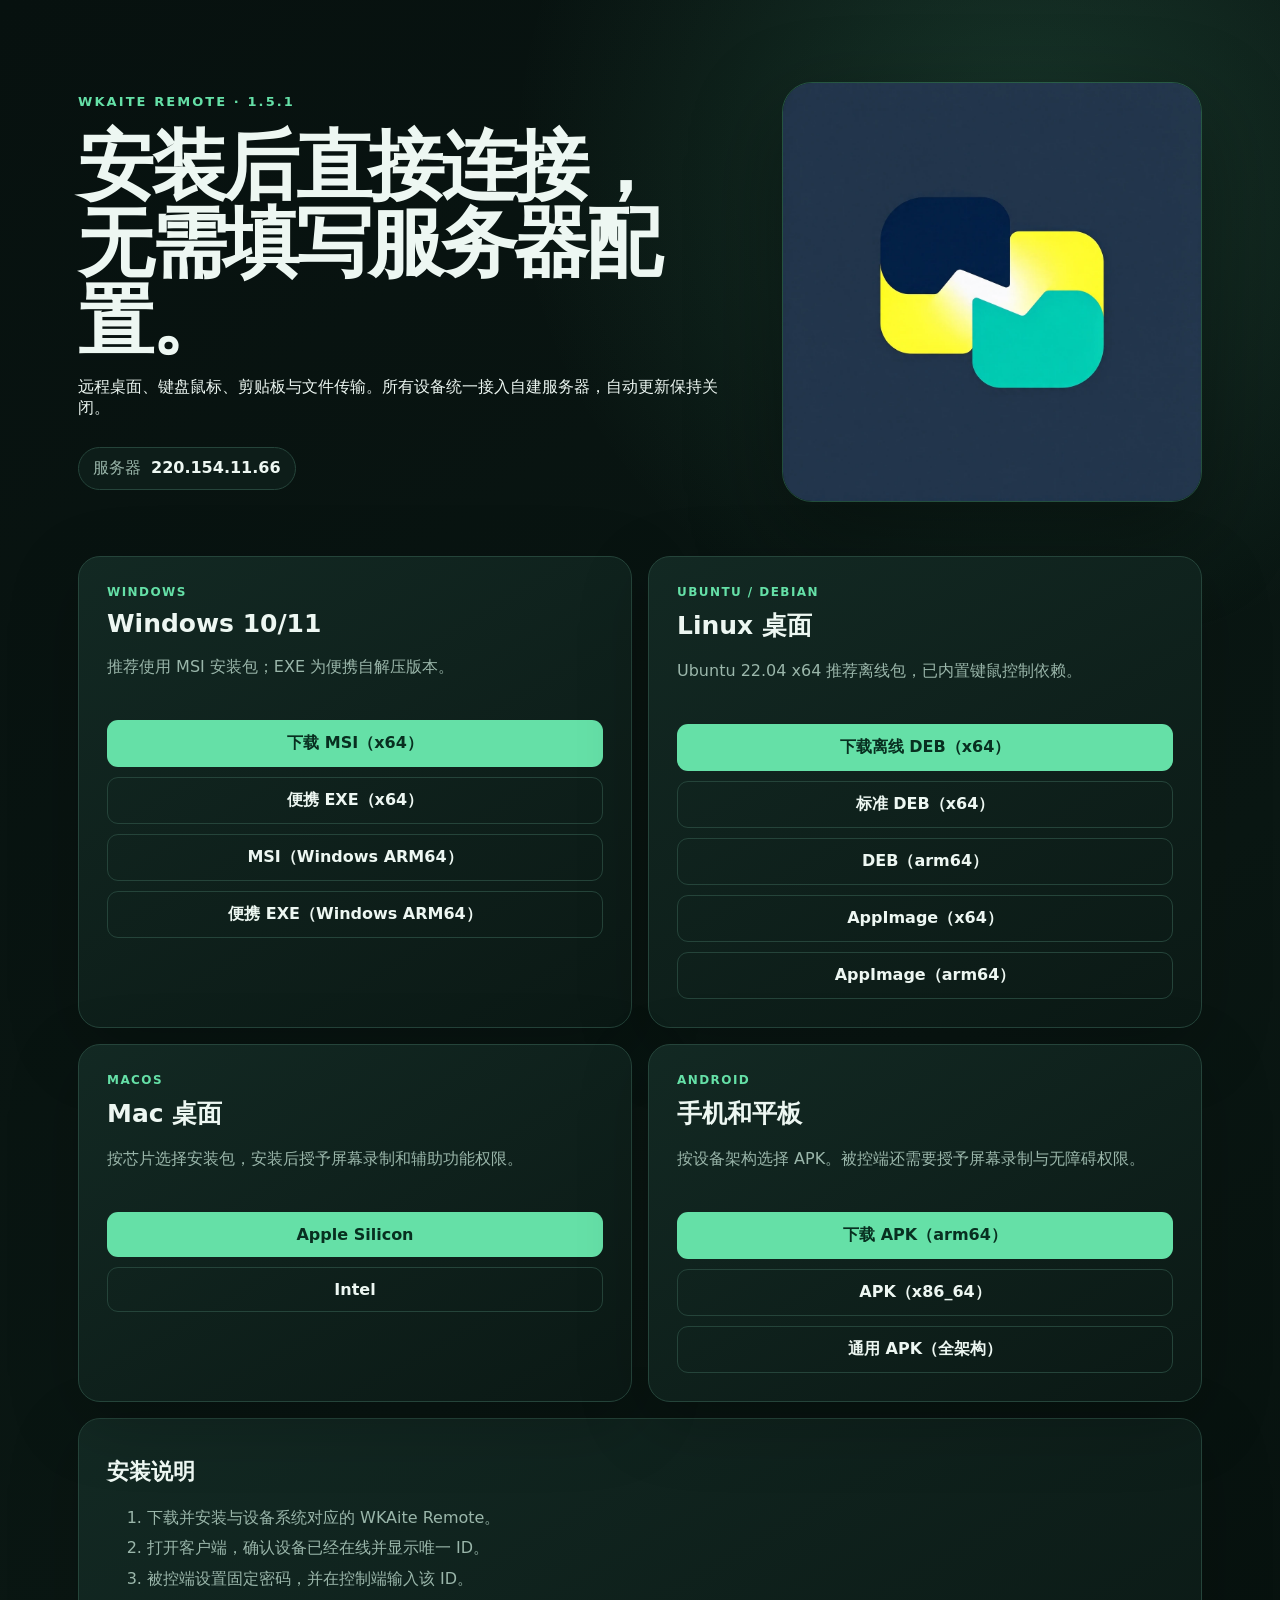
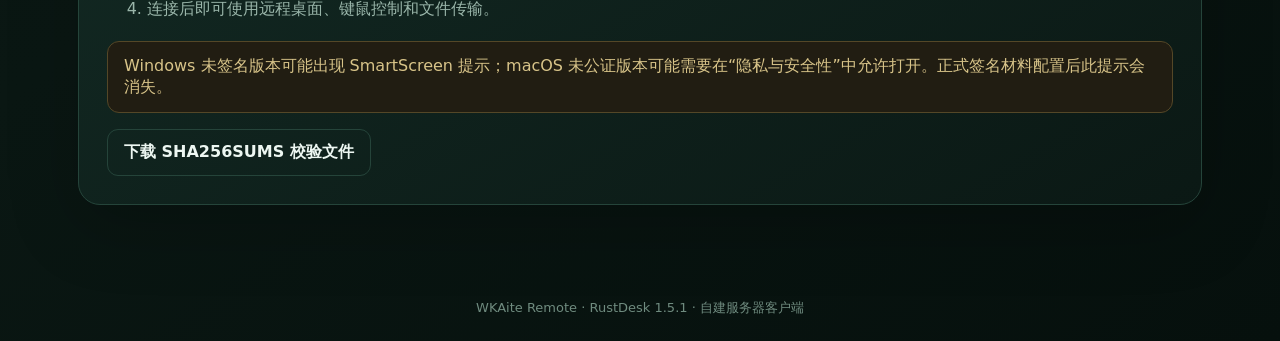
<file: wkaite/download-site/index.html>
<!doctype html>
<html lang="zh-CN">
<head>
  <meta charset="utf-8">
  <meta name="viewport" content="width=device-width, initial-scale=1">
  <meta name="description" content="WKAite Remote 自建服务器客户端下载">
  <title>WKAite Remote 下载</title>
  <link rel="stylesheet" href="styles.css?v=1.5.1.2">
</head>
<body>
  <header class="hero">
    <div class="hero-copy">
      <div class="eyebrow">WKAITE REMOTE · 1.5.1</div>
      <h1>安装后直接连接，<br>无需填写服务器配置。</h1>
      <p>远程桌面、键盘鼠标、剪贴板与文件传输。所有设备统一接入自建服务器，自动更新保持关闭。</p>
      <div class="server">服务器 <strong>220.154.11.66</strong></div>
    </div>
    <img class="cover" src="cover.webp" alt="WKAite Remote 软件封面" width="460" height="460">
  </header>

  <main>
    <section class="grid" aria-label="下载平台">
      <article class="card">
        <div class="platform">Windows</div>
        <h2>Windows 10/11</h2>
        <p>推荐使用 MSI 安装包；EXE 为便携自解压版本。</p>
        <a class="primary" data-asset="windowsMsi">下载 MSI（x64）</a>
        <a data-asset="windowsExe">便携 EXE（x64）</a>
        <a data-asset="windowsArmMsi">MSI（Windows ARM64）</a>
        <a data-asset="windowsArmExe">便携 EXE（Windows ARM64）</a>
      </article>

      <article class="card">
        <div class="platform">Ubuntu / Debian</div>
        <h2>Linux 桌面</h2>
        <p>Ubuntu 22.04 x64 推荐离线包，已内置键鼠控制依赖。</p>
        <a class="primary" data-asset="ubuntuOffline">下载离线 DEB（x64）</a>
        <a data-asset="ubuntuDeb">标准 DEB（x64）</a>
        <a data-asset="ubuntuArmDeb">DEB（arm64）</a>
        <a data-asset="appImage">AppImage（x64）</a>
        <a data-asset="appImageArm">AppImage（arm64）</a>
      </article>

      <article class="card">
        <div class="platform">macOS</div>
        <h2>Mac 桌面</h2>
        <p>按芯片选择安装包，安装后授予屏幕录制和辅助功能权限。</p>
        <a class="primary" data-asset="macArm">Apple Silicon</a>
        <a data-asset="macIntel">Intel</a>
      </article>

      <article class="card">
        <div class="platform">Android</div>
        <h2>手机和平板</h2>
        <p>按设备架构选择 APK。被控端还需要授予屏幕录制与无障碍权限。</p>
        <a class="primary" data-asset="androidArm">下载 APK（arm64）</a>
        <a data-asset="androidX64">APK（x86_64）</a>
        <a data-asset="androidUniversal">通用 APK（全架构）</a>
      </article>
    </section>

    <section class="details">
      <h2>安装说明</h2>
      <ol>
        <li>下载并安装与设备系统对应的 WKAite Remote。</li>
        <li>打开客户端，确认设备已经在线并显示唯一 ID。</li>
        <li>被控端设置固定密码，并在控制端输入该 ID。</li>
        <li>连接后即可使用远程桌面、键鼠控制和文件传输。</li>
      </ol>
      <p class="note">Windows 未签名版本可能出现 SmartScreen 提示；macOS 未公证版本可能需要在“隐私与安全性”中允许打开。正式签名材料配置后此提示会消失。</p>
      <a class="checksum" data-asset="checksums">下载 SHA256SUMS 校验文件</a>
    </section>
  </main>

  <footer>WKAite Remote · RustDesk 1.5.1 · 自建服务器客户端</footer>
  <script src="release-config.js?v=1.5.1.2"></script>
  <script src="download.js?v=1.5.1.2"></script>
</body>
</html>
</file>
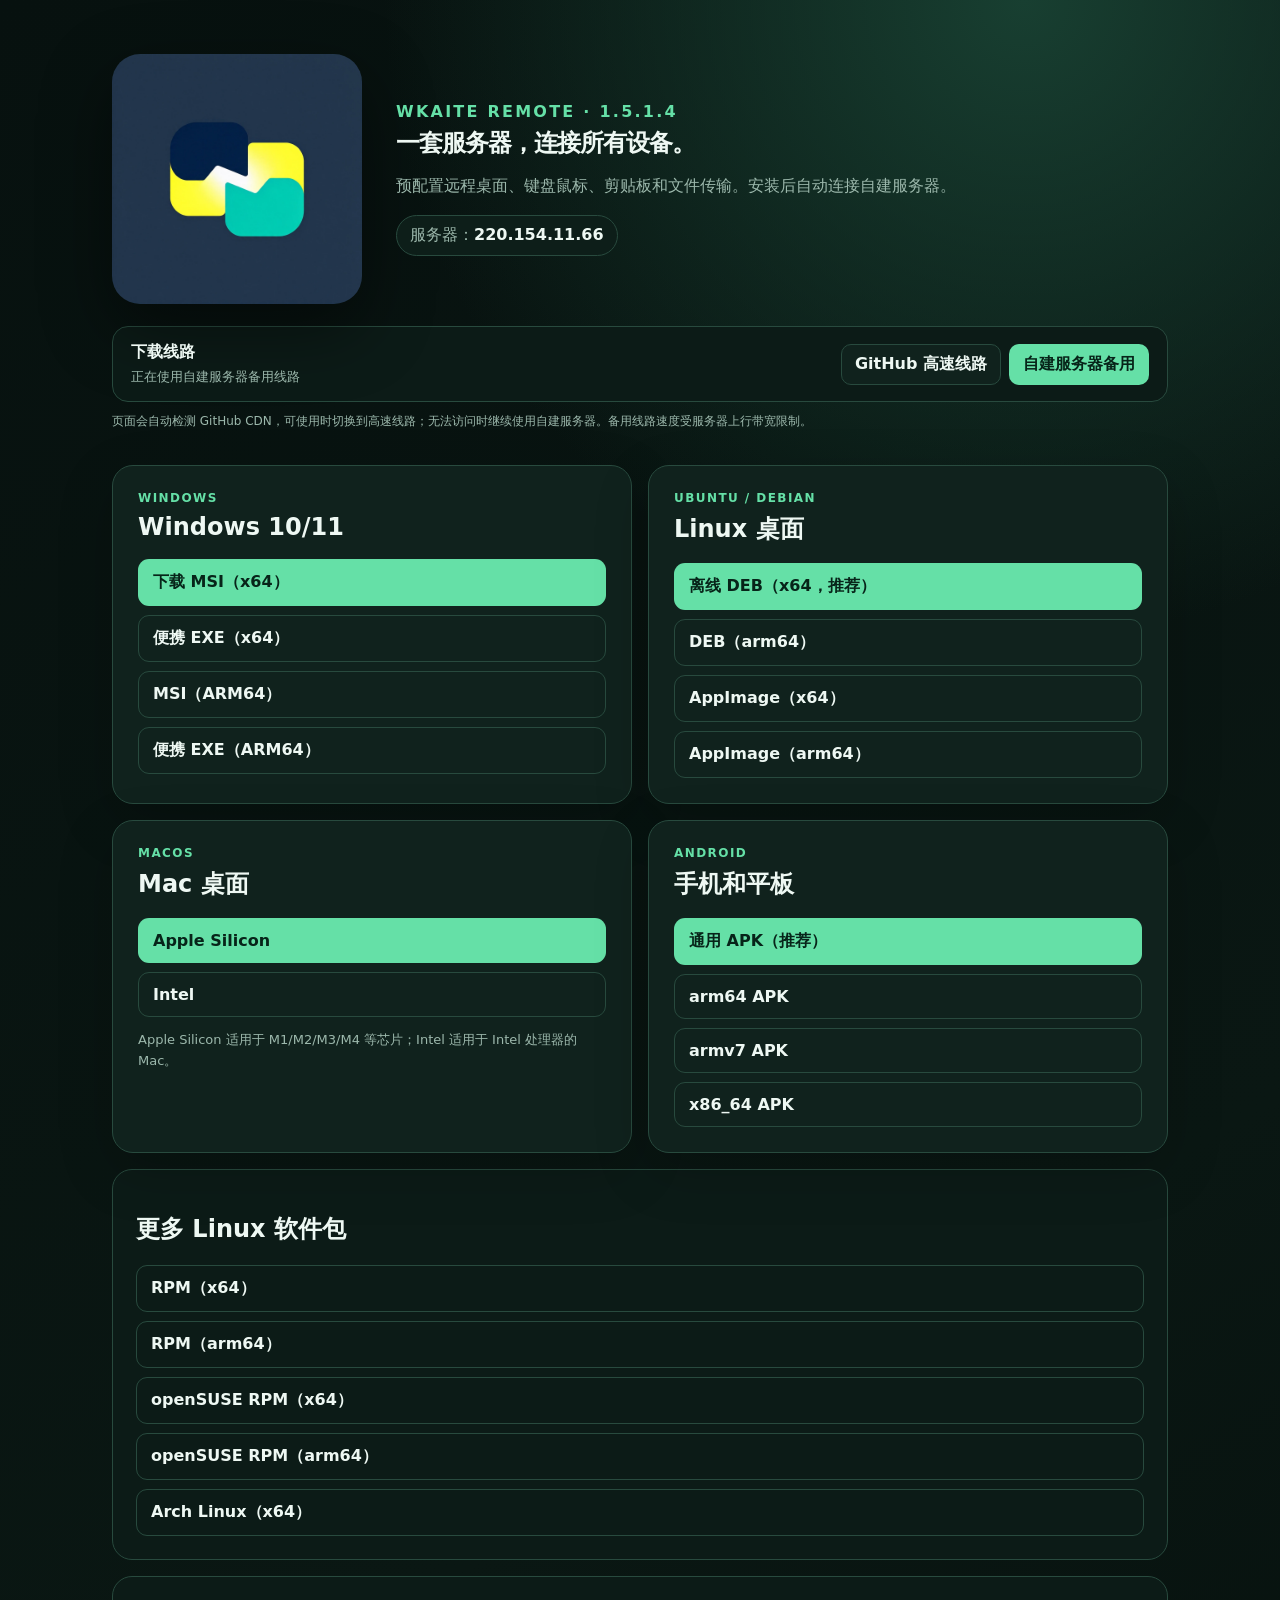
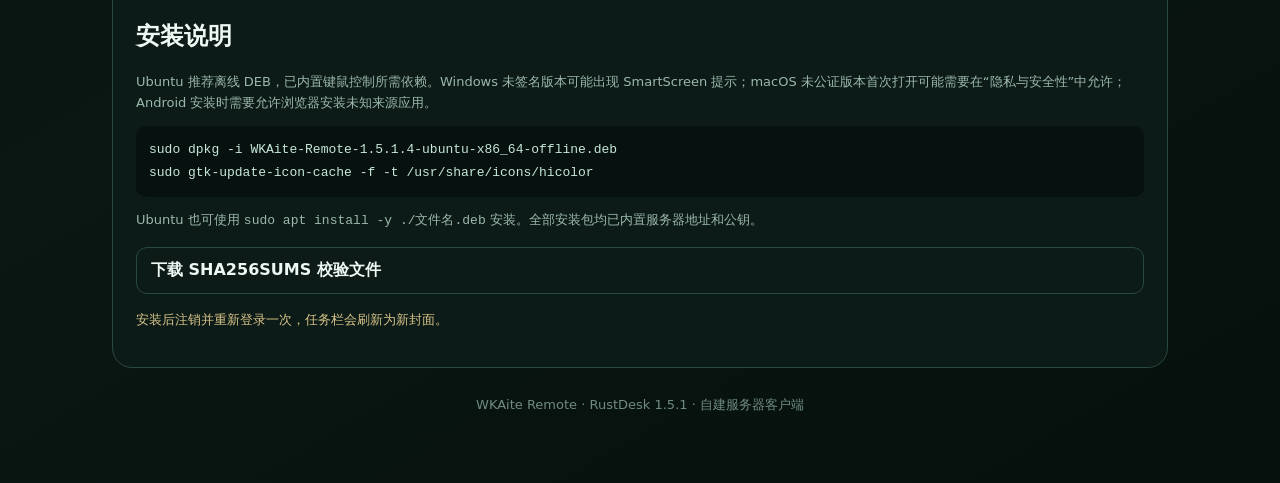
<file: wkaite/download-site/selfhost/index.html>
<!doctype html>
<html lang="zh-CN">
<head>
<meta charset="utf-8">
<meta name="viewport" content="width=device-width,initial-scale=1">
<title>WKAite Remote 全平台下载</title>
<link rel="icon" href="cover.webp" type="image/webp">
<style>
:root{color-scheme:dark;--bg:#07110f;--panel:#10221d;--line:#284a3e;--text:#eef8f3;--muted:#9cb8ac;--accent:#65e0a7;--accent2:#e9f56a}
*{box-sizing:border-box}body{margin:0;min-height:100vh;background:radial-gradient(circle at 80% 0,#183f31 0,transparent 40rem),linear-gradient(150deg,#07110f,#0a1713 65%,#06100d);color:var(--text);font-family:Inter,system-ui,-apple-system,"Segoe UI",sans-serif}
main{max-width:1100px;margin:auto;padding:54px 22px 70px}.hero{display:flex;gap:34px;align-items:center}.cover{width:250px;height:250px;border-radius:28px;box-shadow:0 24px 70px #0007}.eyebrow{color:var(--accent);font-weight:800;letter-spacing:.14em}.hero h1{margin:10px 0 12px;font-size:clamp(34px,6vw,#54px);line-height:1.03;letter-spacing:-.04em}.hero p{color:var(--muted);line-height:1.7;max-width:650px}.server{display:inline-block;padding:9px 13px;border:1px solid var(--line);border-radius:999px;background:#0d1e19;color:var(--muted)}.server b{color:var(--text)}
.grid{display:grid;grid-template-columns:repeat(2,minmax(0,1fr));gap:16px;margin-top:34px}.card{padding:25px;border:1px solid var(--line);border-radius:21px;background:var(--panel);box-shadow:0 18px 55px #0003}.platform{color:var(--accent);font-size:12px;font-weight:800;letter-spacing:.12em;text-transform:uppercase}.card h2{margin:8px 0 18px;font-size:24px}.links{display:grid;gap:9px}a{display:block;padding:12px 14px;border:1px solid var(--line);border-radius:11px;color:var(--text);text-decoration:none;font-weight:650}a.primary{background:var(--accent);border-color:transparent;color:#072419}a:hover{border-color:var(--accent)}.small{color:var(--muted);font-size:13px;line-height:1.6}.install{margin-top:16px;padding:23px;border:1px solid var(--line);border-radius:20px;background:#0c1b17}.code{margin-top:8px;padding:13px;border-radius:10px;background:#07110f;color:#c7e8d9;font:13px/1.7 ui-monospace,monospace;white-space:pre-wrap;overflow-wrap:anywhere}.note{color:#d8c489}footer{padding-top:28px;color:#6f8b7f;text-align:center;font-size:13px}@media(max-width:720px){.hero{display:block}.cover{width:170px;height:170px;margin-bottom:22px}.grid{grid-template-columns:1fr}}
.sourcebar{display:flex;align-items:center;justify-content:space-between;gap:18px;margin-top:22px;padding:15px 18px;border:1px solid var(--line);border-radius:16px;background:#0c1b17}.sourcebar strong{display:block;margin-bottom:3px}.sourcebar .status{color:var(--muted);font-size:13px}.source-buttons{display:flex;gap:8px;flex-wrap:wrap}.source-buttons button{padding:9px 13px;border:1px solid var(--line);border-radius:10px;background:#10221d;color:var(--text);font:inherit;font-weight:700;cursor:pointer}.source-buttons button:hover{border-color:var(--accent)}.source-buttons button.active{background:var(--accent);border-color:transparent;color:#072419}.source-note{color:var(--muted);font-size:12px;line-height:1.6;margin:10px 0 0}.sourcebar-wrap{margin-top:22px}@media(max-width:720px){.sourcebar{align-items:flex-start;flex-direction:column}.source-buttons{width:100%}.source-buttons button{flex:1}.sourcebar-wrap{margin-top:18px}}
</style>
</head>
<body><main>
<section class="hero"><img class="cover" src="cover.webp" alt="WKAite Remote"><div><div class="eyebrow">WKAITE REMOTE · 1.5.1.4</div><h1>一套服务器，连接所有设备。</h1><p>预配置远程桌面、键盘鼠标、剪贴板和文件传输。安装后自动连接自建服务器。</p><div class="server">服务器：<b>220.154.11.66</b></div></div></section>
<section class="sourcebar-wrap"><div class="sourcebar"><div><strong>下载线路</strong><span class="status" id="source-status">正在检测可用线路…</span></div><div class="source-buttons"><button type="button" data-source="cdn" aria-pressed="false">GitHub 高速线路</button><button type="button" data-source="local" aria-pressed="true" class="active">自建服务器备用</button></div></div><p class="source-note">页面会自动检测 GitHub CDN，可使用时切换到高速线路；无法访问时继续使用自建服务器。备用线路速度受服务器上行带宽限制。</p></section>
<section class="grid">
<article class="card"><div class="platform">Windows</div><h2>Windows 10/11</h2><div class="links"><a class="primary" href="rustdesk-1.5.1-x86_64.msi" data-file="rustdesk-1.5.1-x86_64.msi" download>下载 MSI（x64）</a><a href="rustdesk-1.5.1-x86_64.exe" data-file="rustdesk-1.5.1-x86_64.exe" download>便携 EXE（x64）</a><a href="rustdesk-1.5.1-aarch64.msi" data-file="rustdesk-1.5.1-aarch64.msi" download>MSI（ARM64）</a><a href="rustdesk-1.5.1-aarch64.exe" data-file="rustdesk-1.5.1-aarch64.exe" download>便携 EXE（ARM64）</a></div></article>
<article class="card"><div class="platform">Ubuntu / Debian</div><h2>Linux 桌面</h2><div class="links"><a class="primary" href="WKAite-Remote-1.5.1.4-ubuntu-x86_64-offline.deb" data-file="WKAite-Remote-1.5.1.4-ubuntu-x86_64-offline.deb" download>离线 DEB（x64，推荐）</a><a href="rustdesk-1.5.1-aarch64.deb" data-file="rustdesk-1.5.1-aarch64.deb" download>DEB（arm64）</a><a href="rustdesk-1.5.1-x86_64.AppImage" data-file="rustdesk-1.5.1-x86_64.AppImage" download>AppImage（x64）</a><a href="rustdesk-1.5.1-aarch64.AppImage" data-file="rustdesk-1.5.1-aarch64.AppImage" download>AppImage（arm64）</a></div></article>
<article class="card"><div class="platform">macOS</div><h2>Mac 桌面</h2><div class="links"><a class="primary" href="rustdesk-1.5.1-aarch64.dmg" data-file="rustdesk-1.5.1-aarch64.dmg" download>Apple Silicon</a><a href="rustdesk-1.5.1-x86_64.dmg" data-file="rustdesk-1.5.1-x86_64.dmg" download>Intel</a></div><p class="small">Apple Silicon 适用于 M1/M2/M3/M4 等芯片；Intel 适用于 Intel 处理器的 Mac。</p></article>
<article class="card"><div class="platform">Android</div><h2>手机和平板</h2><div class="links"><a class="primary" href="rustdesk-1.5.1-universal.apk" data-file="rustdesk-1.5.1-universal.apk" download>通用 APK（推荐）</a><a href="rustdesk-1.5.1-aarch64.apk" data-file="rustdesk-1.5.1-aarch64.apk" download>arm64 APK</a><a href="rustdesk-1.5.1-armv7.apk" data-file="rustdesk-1.5.1-armv7.apk" download>armv7 APK</a><a href="rustdesk-1.5.1-x86_64.apk" data-file="rustdesk-1.5.1-x86_64.apk" download>x86_64 APK</a></div></article>
</section>
<section class="install"><h2>更多 Linux 软件包</h2><div class="links"><a href="rustdesk-1.5.1-0.x86_64.rpm" data-file="rustdesk-1.5.1-0.x86_64.rpm" download>RPM（x64）</a><a href="rustdesk-1.5.1-0.aarch64.rpm" data-file="rustdesk-1.5.1-0.aarch64.rpm" download>RPM（arm64）</a><a href="rustdesk-1.5.1-0.x86_64-suse.rpm" data-file="rustdesk-1.5.1-0.x86_64-suse.rpm" download>openSUSE RPM（x64）</a><a href="rustdesk-1.5.1-0.aarch64-suse.rpm" data-file="rustdesk-1.5.1-0.aarch64-suse.rpm" download>openSUSE RPM（arm64）</a><a href="rustdesk-1.5.1-0-x86_64.pkg.tar.zst" data-file="rustdesk-1.5.1-0-x86_64.pkg.tar.zst" download>Arch Linux（x64）</a></div></section>
<section class="install"><h2>安装说明</h2><p class="small">Ubuntu 推荐离线 DEB，已内置键鼠控制所需依赖。Windows 未签名版本可能出现 SmartScreen 提示；macOS 未公证版本首次打开可能需要在“隐私与安全性”中允许；Android 安装时需要允许浏览器安装未知来源应用。</p><div class="code">sudo dpkg -i WKAite-Remote-1.5.1.4-ubuntu-x86_64-offline.deb
sudo gtk-update-icon-cache -f -t /usr/share/icons/hicolor</div><p class="small">Ubuntu 也可使用 <code>sudo apt install -y ./文件名.deb</code> 安装。全部安装包均已内置服务器地址和公钥。</p><p><a href="SHA256SUMS" data-file="SHA256SUMS" download>下载 SHA256SUMS 校验文件</a></p><p class="small note">安装后注销并重新登录一次，任务栏会刷新为新封面。</p></section>
<footer>WKAite Remote · RustDesk 1.5.1 · 自建服务器客户端</footer>
</main>
<script>
(function () {
  var cdnBase = "https://github.com/wkaite2/wkaite-remote/releases/download/wkaite-v1.5.1.4/";
  var links = Array.prototype.slice.call(document.querySelectorAll("a[data-file]"));
  var buttons = Array.prototype.slice.call(document.querySelectorAll("button[data-source]"));
  var status = document.getElementById("source-status");
  var manual = false;
  function setSource(source) {
    links.forEach(function (link) {
      link.href = (source === "cdn" ? cdnBase : "") + link.getAttribute("data-file");
    });
    buttons.forEach(function (button) {
      var active = button.getAttribute("data-source") === source;
      button.classList.toggle("active", active);
      button.setAttribute("aria-pressed", active ? "true" : "false");
    });
    status.textContent = source === "cdn" ? "已切换到 GitHub 高速线路" : "正在使用自建服务器备用线路";
  }
  buttons.forEach(function (button) {
    button.addEventListener("click", function () {
      manual = true;
      setSource(button.getAttribute("data-source"));
    });
  });
  setSource("local");
  var settled = false;
  if (window.fetch && window.AbortController) {
    var controller = new AbortController();
    var timer = setTimeout(function () { controller.abort(); }, 3500);
    fetch(cdnBase + "SHA256SUMS", {
      method: "HEAD", mode: "no-cors", cache: "no-store", signal: controller.signal
    }).then(function () {
      clearTimeout(timer);
      if (settled || manual) return;
      settled = true; setSource("cdn");
    }).catch(function () {
      clearTimeout(timer);
      if (settled || manual) return;
      settled = true; setSource("local");
    });
  }
})();
</script>
</body></html>
</file>
<file: wkaite/download-site/styles.css>
:root {
  color-scheme: dark;
  --bg: #07110f;
  --panel: #0f201c;
  --panel-2: #132a24;
  --line: #25443a;
  --text: #edf7f2;
  --muted: #9ab6aa;
  --accent: #65e0a7;
  --accent-dark: #082f20;
}
* { box-sizing: border-box; }
body {
  margin: 0;
  min-height: 100vh;
  background:
    radial-gradient(circle at 80% 8%, rgba(101, 224, 167, .17), transparent 32rem),
    linear-gradient(145deg, #07110f, #0a1713 60%, #06100d);
  color: var(--text);
  font-family: Inter, ui-sans-serif, system-ui, -apple-system, "Segoe UI", sans-serif;
}
.hero {
  display: grid;
  grid-template-columns: minmax(0, 1fr) minmax(260px, 420px);
  align-items: center;
  gap: 42px;
  max-width: 1180px;
  margin: 0 auto;
  padding: 82px 28px 54px;
}
.hero-copy { min-width: 0; }
.cover {
  width: 100%;
  height: auto;
  border: 1px solid rgba(101, 224, 167, .25);
  border-radius: 30px;
  box-shadow: 0 32px 90px rgba(0, 0, 0, .38);
}
.eyebrow {
  color: var(--accent);
  font-size: 13px;
  font-weight: 750;
  letter-spacing: .16em;
}
h1 {
  max-width: 850px;
  margin: 18px 0;
  font-size: clamp(38px, 7vw, 76px);
  line-height: 1.02;
  letter-spacing: -.045em;
}
.hero > p {
  max-width: 720px;
  color: var(--muted);
  font-size: 18px;
  line-height: 1.7;
}
.server {
  display: inline-flex;
  gap: 10px;
  margin-top: 12px;
  padding: 10px 14px;
  border: 1px solid var(--line);
  border-radius: 999px;
  color: var(--muted);
  background: rgba(15, 32, 28, .75);
}
.server strong { color: var(--text); }
main {
  max-width: 1180px;
  margin: 0 auto;
  padding: 0 28px 70px;
}
.grid {
  display: grid;
  grid-template-columns: repeat(2, minmax(0, 1fr));
  gap: 16px;
}
.card, .details {
  border: 1px solid var(--line);
  border-radius: 22px;
  background: linear-gradient(150deg, rgba(19, 42, 36, .94), rgba(11, 25, 21, .94));
  box-shadow: 0 20px 70px rgba(0, 0, 0, .22);
}
.card { padding: 28px; }
.platform {
  color: var(--accent);
  font-size: 12px;
  font-weight: 800;
  letter-spacing: .12em;
  text-transform: uppercase;
}
h2 { margin: 10px 0 8px; font-size: 25px; }
.card p { min-height: 50px; color: var(--muted); line-height: 1.6; }
a {
  display: flex;
  justify-content: center;
  margin-top: 10px;
  padding: 12px 16px;
  border: 1px solid var(--line);
  border-radius: 11px;
  color: var(--text);
  font-weight: 650;
  text-decoration: none;
}
a:hover { border-color: var(--accent); }
a.primary {
  border-color: transparent;
  background: var(--accent);
  color: var(--accent-dark);
}
.details { margin-top: 16px; padding: 28px; }
.details h2 { font-size: 22px; }
.details ol { color: var(--muted); line-height: 1.9; }
.note {
  padding: 14px 16px;
  border: 1px solid #544727;
  border-radius: 12px;
  color: #d8c489;
  background: #211d12;
}
.checksum { width: fit-content; }
footer {
  padding: 24px;
  color: #6f8b7f;
  text-align: center;
  font-size: 13px;
}
@media (max-width: 820px) {
  .hero {
    grid-template-columns: 1fr;
    padding-top: 58px;
  }
  .cover { max-width: 420px; }
}
@media (max-width: 720px) {
  .grid { grid-template-columns: 1fr; }
  .card p { min-height: 0; }
}
</file>
